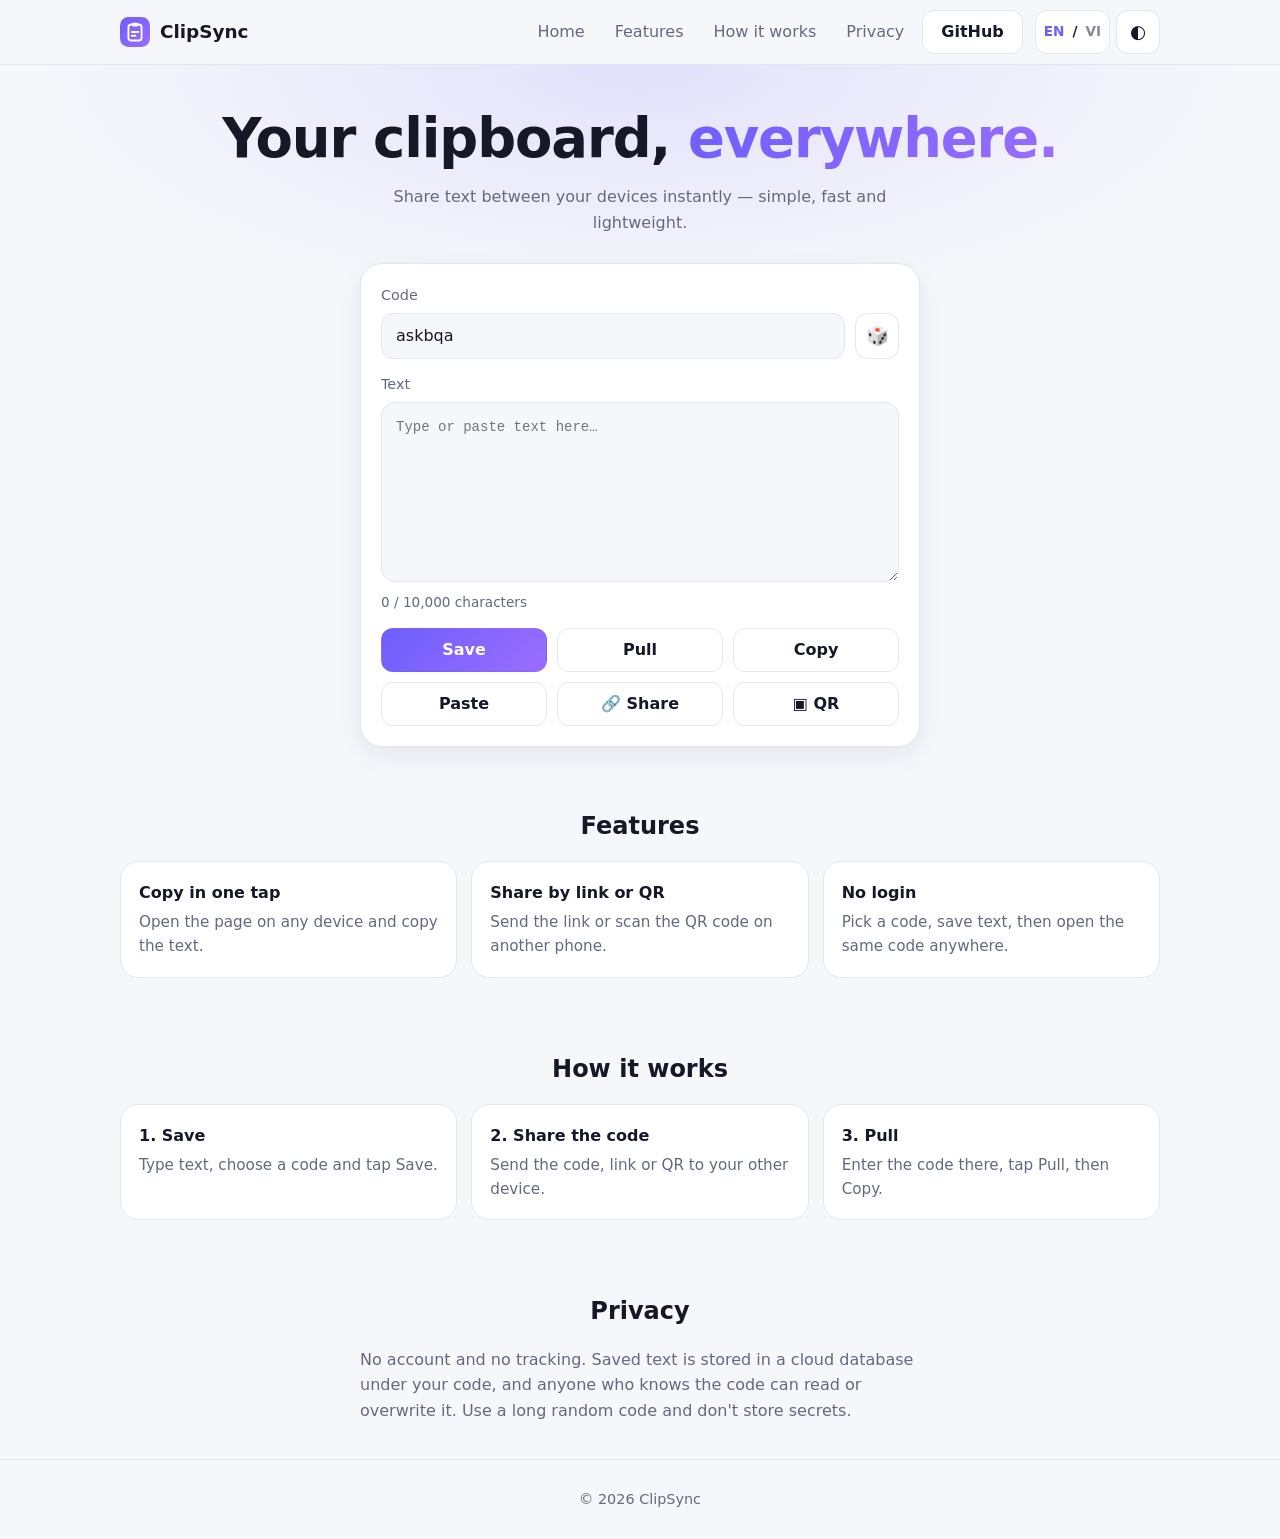
<file: index.html>
<!doctype html>
<html lang="en">
<head>
<meta charset="utf-8">
<meta name="viewport" content="width=device-width,initial-scale=1">
<title>ClipSync — Your clipboard, everywhere</title>
<meta name="description" content="Share text between your devices instantly — simple, fast and lightweight.">
<meta name="theme-color" content="#6d5efc">
<link rel="icon" href="assets/favicon.svg" type="image/svg+xml">
<script>try{var t=localStorage.getItem("clipsync_theme");if(t==="light"||t==="dark")document.documentElement.dataset.theme=t}catch(e){}</script>
<link rel="stylesheet" href="css/style.css">
</head>
<body>
<header>
  <div class="wrap bar">
    <a class="logo" href="#home" aria-label="ClipSync home"><img src="assets/logo.svg" alt="" width="30" height="30"><span>ClipSync</span></a>
    <nav id="menu" aria-label="Main">
      <a href="#home" data-i="home">Home</a><a href="#features" data-i="features">Features</a><a href="#how" data-i="how">How it works</a><a href="#privacy" data-i="privacy">Privacy</a>
      <a class="btn" href="https://github.com/" target="_blank" rel="noopener">GitHub</a>
    </nav>
    <div class="ctl">
      <button class="btn lang" id="lang-btn" type="button" data-ia="lang" aria-label="Language"><span data-l="en">EN</span>/<span data-l="vi">VI</span></button>
      <button class="btn icon" id="theme-btn" type="button" aria-label="Theme">◐</button>
      <button class="btn icon" id="menu-btn" type="button" aria-label="Open menu" aria-expanded="false" aria-controls="menu">☰</button>
    </div>
  </div>
</header>

<main id="home">
  <section class="hero">
    <div class="wrap">
      <h1><span data-i="h1a">Your clipboard,</span> <span class="g" data-i="h1b">everywhere.</span></h1>
      <p class="sub" data-i="sub">Share text between your devices instantly — simple, fast and lightweight.</p>
      <div class="card">
        <label for="code" data-i="code">Code</label>
        <div class="code"><input id="code" autocomplete="off" autocapitalize="none" spellcheck="false"><button class="btn icon" type="button" data-a="newcode" data-ia="newcode" aria-label="Generate new code">🎲</button></div>
        <label for="clip" data-i="text">Text</label>
        <textarea id="clip" spellcheck="false" data-ip="ph" placeholder="Type or paste text here…"></textarea>
        <p class="meta"><span id="count">0</span> / <span id="max"></span><span data-i="chars"> characters</span><span id="updated"></span></p>
        <div class="grid">
          <button class="btn pri" type="button" data-a="save" data-i="save">Save</button>
          <button class="btn" type="button" data-a="pull" data-i="pull">Pull</button>
          <button class="btn" type="button" data-a="copy" data-i="copy">Copy</button>
          <button class="btn" type="button" data-a="paste" data-i="paste">Paste</button>
          <button class="btn" type="button" data-a="share" data-i="share">🔗 Share</button>
          <button class="btn" type="button" data-a="qr" data-i="qr">▣ QR</button>
        </div>
      </div>
    </div>
  </section>

  <section id="features"><div class="wrap">
    <h3 data-i="features">Features</h3>
    <div class="cols">
      <div class="f"><b data-i="f1b">Copy in one tap</b><p data-i="f1p">Open the page on any device and copy the text.</p></div>
      <div class="f"><b data-i="f2b">Share by link or QR</b><p data-i="f2p">Send the link or scan the QR code on another phone.</p></div>
      <div class="f"><b data-i="f3b">No login</b><p data-i="f3p">Pick a code, save text, then open the same code anywhere.</p></div>
    </div>
  </div></section>

  <section id="how"><div class="wrap">
    <h3 data-i="how">How it works</h3>
    <div class="cols">
      <div class="f"><b data-i="s1b">1. Save</b><p data-i="s1p">Type text, choose a code and tap Save.</p></div>
      <div class="f"><b data-i="s2b">2. Share the code</b><p data-i="s2p">Send the code, link or QR to your other device.</p></div>
      <div class="f"><b data-i="s3b">3. Pull</b><p data-i="s3p">Enter the code there, tap Pull, then Copy.</p></div>
    </div>
  </div></section>

  <section id="privacy"><div class="wrap">
    <h3 data-i="privacy">Privacy</h3>
    <p class="sub" data-i="pvp">No account and no tracking. Saved text is stored in a cloud database under your code, and anyone who knows the code can read or overwrite it. Use a long random code and don't store secrets.</p>
  </div></section>
</main>

<footer><div class="wrap">© <span id="year"></span> ClipSync</div></footer>

<dialog id="conflict-dlg" aria-labelledby="cf-t">
  <h2 id="cf-t" data-i="conflictT">⚠ Someone else already saved</h2>
  <p class="sub" data-i="conflictP">This code was updated by someone else after you last pulled it. Save anyway and overwrite their text?</p>
  <div class="row"><button class="btn" type="button" data-close data-i="cancel">Cancel</button><button class="btn pri" type="button" data-a="forcesave" data-i="overwrite">Overwrite</button></div>
</dialog>

<dialog id="qr-dlg" data-x aria-labelledby="qr-t">
  <h2 id="qr-t" class="c" data-i="qrt">Share QR</h2>
  <div id="qr-box" role="img" data-ia="qrl" aria-label="QR code for this clipboard"></div>
  <div class="row"><button class="btn" type="button" data-a="copylink" data-i="copylink">Copy Link</button><button class="btn pri" type="button" data-close data-i="close">Close</button></div>
</dialog>

<div id="toast" popover="manual" role="status" aria-live="polite"></div>

<script src="config.js"></script>
<script type="module" src="js/app.js"></script>
</body>
</html>
</file>
<file: css/style.css>
:root{--bg:#f6f7fb;--card:#fff;--fg:#151826;--mut:#626a80;--bd:#e3e6ef;--pri:#6d5efc;--pri2:#9b6dff;--sh:0 8px 24px rgba(20,24,60,.08);--hero:rgba(109,94,252,.14);color-scheme:light}
@media(prefers-color-scheme:dark){:root:not([data-theme]){--bg:#12141c;--card:#1b1e29;--fg:#eceef6;--mut:#a0a7bd;--bd:#2b3042;--sh:0 8px 24px rgba(0,0,0,.35);--hero:rgba(109,94,252,.22);color-scheme:dark}}
:root[data-theme=dark]{--bg:#12141c;--card:#1b1e29;--fg:#eceef6;--mut:#a0a7bd;--bd:#2b3042;--sh:0 8px 24px rgba(0,0,0,.35);--hero:rgba(109,94,252,.22);color-scheme:dark}
*{box-sizing:border-box;margin:0}
html{scroll-behavior:smooth;scroll-padding-top:72px;-webkit-text-size-adjust:100%}
body{font:16px/1.6 system-ui,-apple-system,"Segoe UI",Roboto,sans-serif;background:var(--bg);color:var(--fg);transition:background-color .2s,color .2s}
a{color:inherit;text-decoration:none}
button{font:inherit;color:inherit;cursor:pointer}
:focus-visible{outline:2px solid var(--pri);outline-offset:2px}
.wrap{width:min(100% - 32px,1040px);margin-inline:auto}
.btn{min-height:44px;padding:0 18px;border-radius:12px;border:1px solid var(--bd);background:var(--card);font-weight:600;display:inline-flex;align-items:center;justify-content:center;gap:8px;transition:transform .15s,opacity .15s,border-color .15s}
.btn:hover{border-color:var(--pri)}
.btn:active{transform:scale(.97)}
.btn.pri{background:linear-gradient(135deg,var(--pri),var(--pri2));border-color:transparent;color:#fff}
.btn.pri:hover{opacity:.92}
.icon{width:44px;padding:0;font-size:1.15rem}
.lang{padding:0 8px;font-size:.85rem}
.lang span{opacity:.5}
.lang .on{opacity:1;color:var(--pri)}
header{position:sticky;top:0;z-index:20;background:var(--bg);border-bottom:1px solid var(--bd)}
.bar{display:flex;align-items:center;justify-content:space-between;height:64px;gap:12px}
.logo{display:flex;align-items:center;gap:10px;font-weight:700;font-size:1.15rem;position:relative;z-index:2}
.logo img{transition:transform .25s}
.logo:hover img{transform:rotate(-12deg) scale(1.08)}
.ctl{display:flex;gap:6px;position:relative;z-index:2}
#menu-btn{display:none}
nav{display:flex;align-items:center;gap:6px;margin-left:auto}
nav a:not(.btn){position:relative;padding:10px 12px;color:var(--mut);transition:color .15s}
nav a:not(.btn):hover{color:var(--fg)}
nav a:not(.btn)::after{content:"";position:absolute;left:12px;right:12px;bottom:4px;height:2px;background:var(--pri);transform:scaleX(0);transition:transform .2s}
nav a:not(.btn):hover::after{transform:scaleX(1)}
.hero{padding:44px 0 24px;text-align:center;background:radial-gradient(600px 240px at 50% 0,var(--hero),transparent)}
h1{font-size:clamp(2rem,7.5vw,3.4rem);line-height:1.12;letter-spacing:-.02em}
h1 .g{background:linear-gradient(135deg,var(--pri),var(--pri2));-webkit-background-clip:text;background-clip:text;color:transparent}
.sub{color:var(--mut);max-width:560px;margin:14px auto 28px}
.card{max-width:560px;margin:0 auto;padding:20px;border:1px solid var(--bd);border-radius:22px;background:var(--card);box-shadow:var(--sh);text-align:left}
.card h2{font-size:1rem;margin-bottom:12px}
textarea{width:100%;display:block;min-height:180px;max-height:50vh;resize:vertical;padding:14px;border:1px solid var(--bd);border-radius:14px;background:var(--bg);color:var(--fg);font:14px/1.5 ui-monospace,SFMono-Regular,Menlo,Consolas,monospace;overflow-wrap:anywhere}
.meta{color:var(--mut);font-size:.85rem;margin:10px 0 14px}
.grid{display:grid;grid-template-columns:1fr 1fr;gap:10px}
.code{display:flex;gap:10px;margin-bottom:14px}
.code input{flex:1;min-width:0}
.card label{margin:0 0 6px}
.grid{grid-template-columns:repeat(3,1fr)}
.grid .btn{padding:0 8px}
section{padding:36px 0}
h3{font-size:1.5rem;margin-bottom:16px;text-align:center}
#privacy .sub{margin-bottom:0}
.cols{display:grid;gap:14px;grid-template-columns:repeat(auto-fit,minmax(220px,1fr))}
.f{padding:18px;border:1px solid var(--bd);border-radius:18px;background:var(--card);transition:transform .2s}
.f:hover{transform:translateY(-2px)}
.f b{display:block;margin-bottom:4px}
.f p{color:var(--mut);font-size:.95rem}
footer{padding:28px 0;text-align:center;color:var(--mut);font-size:.9rem;border-top:1px solid var(--bd)}
dialog{margin:auto;width:min(92vw,460px);max-height:90vh;overflow:auto;padding:22px;border:1px solid var(--bd);border-radius:22px;background:var(--card);color:var(--fg);box-shadow:var(--sh)}
dialog[open]{animation:pop .2s ease-out}
dialog::backdrop{background:rgba(8,10,20,.55)}
@keyframes pop{from{opacity:0;transform:translateY(12px) scale(.97)}}
dialog h2{font-size:1.15rem;margin-bottom:14px}
dialog h2.c{text-align:center}
dialog textarea{min-height:220px;max-height:55vh}
label{display:block;margin-bottom:6px;color:var(--mut);font-size:.9rem}
input{width:100%;min-height:46px;padding:0 14px;border:1px solid var(--bd);border-radius:12px;background:var(--bg);color:var(--fg);font:inherit}
.err{min-height:1.4em;margin-top:8px;color:#e5484d;font-size:.9rem}
.count{margin-top:8px;color:var(--mut);font-size:.85rem}
.row{display:flex;flex-wrap:wrap;gap:10px;justify-content:flex-end;margin-top:16px}
.row .btn{flex:1 1 110px}
#qr-box{width:min(70vw,240px);aspect-ratio:1;margin:0 auto;background:#fff;border-radius:12px;overflow:hidden}
#qr-box svg{width:100%;height:100%;display:block}
#toast{position:fixed;inset:auto auto 20px 50%;margin:0;border:0;overflow:visible;width:auto;max-width:min(90vw,320px);padding:12px 18px;border-radius:12px;background:var(--fg);color:var(--bg);font-size:.95rem;font-weight:600;text-align:center;opacity:0;transform:translate(-50%,16px);pointer-events:none;transition:transform .2s,opacity .2s}
#toast.show{opacity:1;transform:translate(-50%,0)}
@media(max-width:719px){
  #menu-btn{display:inline-flex}
  nav{position:fixed;inset:0;z-index:1;margin:0;flex-direction:column;align-items:stretch;gap:4px;padding:80px 20px 20px;background:var(--bg);opacity:0;visibility:hidden;transform:translateY(-12px);transition:transform .2s,opacity .2s,visibility .2s}
  nav.open{opacity:1;visibility:visible;transform:none}
  nav a:not(.btn){padding:12px;font-size:1.2rem}
  nav a:not(.btn)::after{display:none}
  nav .btn{margin-top:12px}
}
@media (prefers-reduced-motion: reduce){
  *,*::before,*::after{animation-duration:.01ms !important;animation-iteration-count:1 !important;transition-duration:.01ms !important;scroll-behavior:auto !important}
}
</file>
